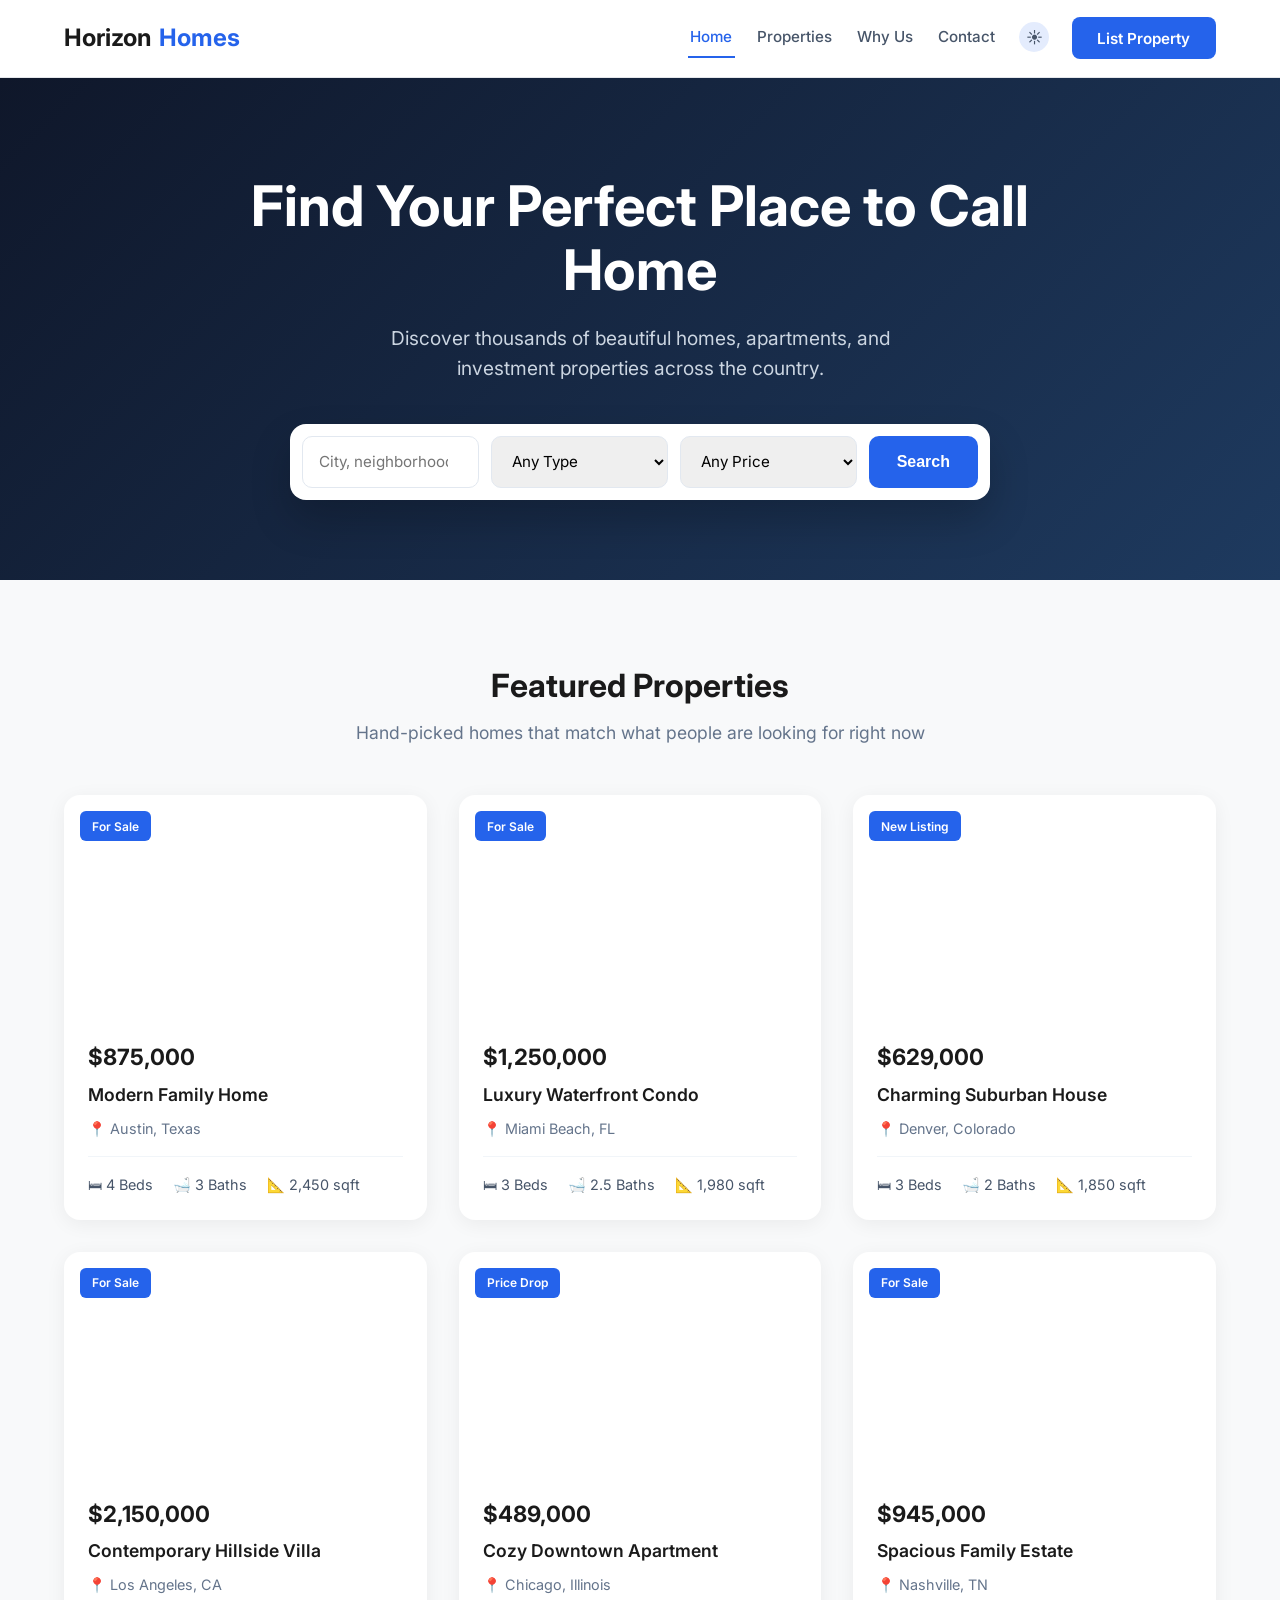
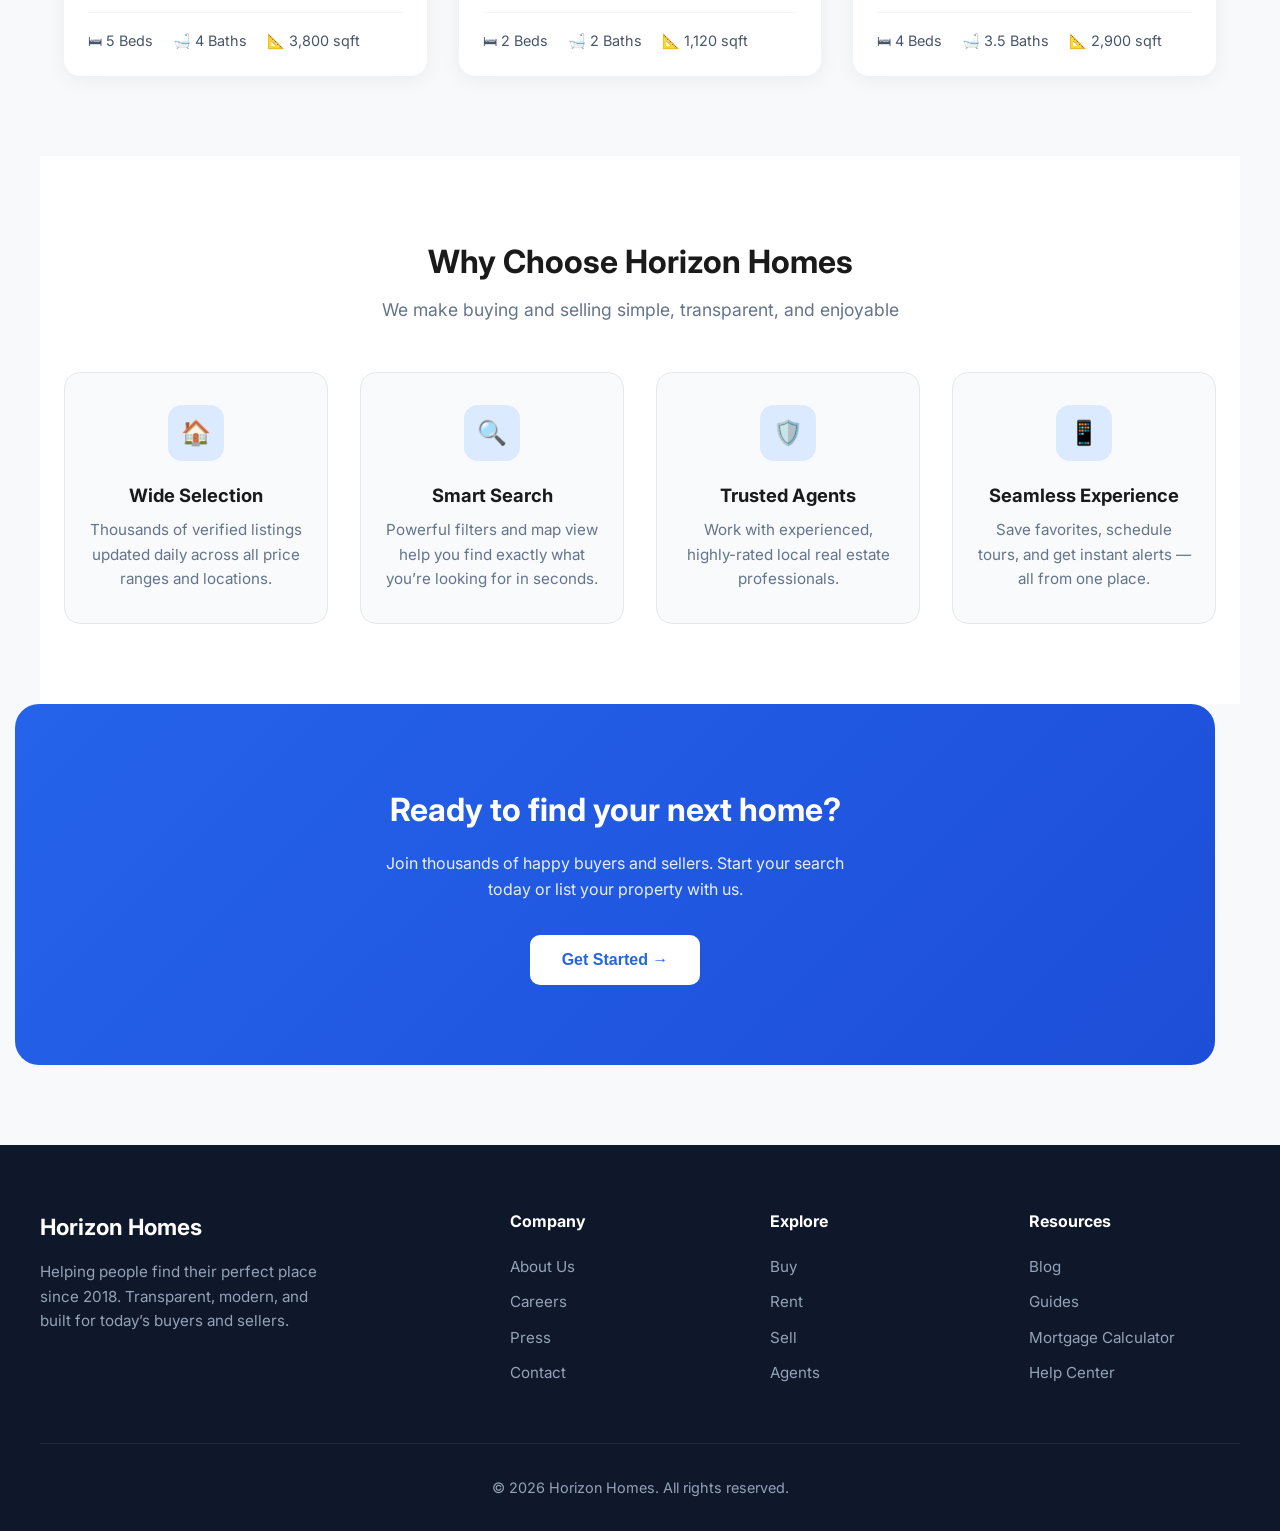
<file: index.html>
<!DOCTYPE html>
<html lang="en">
<head>
  <meta charset="UTF-8">
  <meta name="viewport" content="width=device-width, initial-scale=1.0">
  <title>Horizon Homes | Find Your Dream Property</title>
  <link href="https://fonts.googleapis.com/css2?family=Inter:wght@300;400;500;600;700&display=swap" rel="stylesheet">
  <link rel="stylesheet" href="index.css">
</head>
<body>

  <!-- NAVBAR -->
  <nav class="navbar">
    <div class="nav-container">
      <div class="nav-left">
        <div class="menu-panel-wrap">
          <button class="menu-toggle" aria-label="Open menu" aria-expanded="false">
            <span class="hamburger" aria-hidden="true">
              <span></span>
              <span></span>
              <span></span>
            </span>
          </button>
          <div class="floating-menu" id="floatingMenu" aria-hidden="true">
            <div class="menu-header">
              <strong>Quick tools</strong>
              <button type="button" class="menu-close" aria-label="Close menu">×</button>
            </div>
            <button type="button" class="menu-option theme-toggle" data-theme-toggle aria-label="Toggle dark mode">
              <span class="theme-icon" aria-hidden="true">☀️</span>
            </button>
            <a href="properties.html" class="menu-option">View listings</a>
          </div>
        </div>
        <a href="index.html" class="logo">Horizon<span>Homes</span></a>
      </div>
      <ul class="nav-links">
        <li><a href="index.html" class="active">Home</a></li>
        <li><a href="properties.html">Properties</a></li>
        <li><a href="why-us.html">Why Us</a></li>
        <li><a href="contact.html">Contact</a></li>
        <li class="desktop-theme-item">
          <button type="button" class="nav-theme-toggle" data-theme-toggle aria-label="Toggle dark mode">
            <span class="theme-icon" aria-hidden="true">☀️</span>
          </button>
        </li>
        <li><a href="contact.html#contact-form" class="nav-cta">List Property</a></li>
      </ul>
    </div>
  </nav>

  <!-- HERO -->
  <section class="hero">
    <div class="hero-content">
      <h1>Find Your Perfect Place to Call Home</h1>
      <p>Discover thousands of beautiful homes, apartments, and investment properties across the country.</p>
      
      <form class="search-box" action="properties.html" method="get">
        <input type="search" name="location" placeholder="City, neighborhood, or ZIP" aria-label="City, neighborhood, or ZIP">
        <select name="type" aria-label="Property type">
          <option>Any Type</option>
          <option>House</option>
          <option>Apartment</option>
          <option>Condo</option>
          <option>Townhouse</option>
        </select>
        <select name="price" aria-label="Price range">
          <option>Any Price</option>
          <option>Under $300k</option>
          <option>$300k – $600k</option>
          <option>$600k – $1M</option>
          <option>$1M+</option>
        </select>
        <button class="search-btn" type="submit">Search</button>
      </form>
    </div>
  </section>

  <!-- FEATURED PROPERTIES -->
  <section class="section" id="properties">
    <div class="section-header">
      <h2>Featured Properties</h2>
      <p>Hand-picked homes that match what people are looking for right now</p>
    </div>

    <div class="properties-grid">
      <!-- Card 1 -->
      <div class="property-card">
        <div class="property-img" style="background-image: url('https://images.unsplash.com/photo-1600585154340-be6161a56a0c?w=800')">
          <span class="badge">For Sale</span>
        </div>
        <div class="property-content">
          <div class="property-price">$875,000</div>
          <div class="property-title">Modern Family Home</div>
          <div class="property-location">📍 Austin, Texas</div>
          <div class="property-meta">
            <span>🛏 4 Beds</span>
            <span>🛁 3 Baths</span>
            <span>📐 2,450 sqft</span>
          </div>
        </div>
      </div>

      <!-- Card 2 -->
      <div class="property-card">
        <div class="property-img" style="background-image: url('https://images.unsplash.com/photo-1600607687939-ce8a6c25118c?w=800')">
          <span class="badge">For Sale</span>
        </div>
        <div class="property-content">
          <div class="property-price">$1,250,000</div>
          <div class="property-title">Luxury Waterfront Condo</div>
          <div class="property-location">📍 Miami Beach, FL</div>
          <div class="property-meta">
            <span>🛏 3 Beds</span>
            <span>🛁 2.5 Baths</span>
            <span>📐 1,980 sqft</span>
          </div>
        </div>
      </div>

      <!-- Card 3 -->
      <div class="property-card">
        <div class="property-img" style="background-image: url('https://images.unsplash.com/photo-1600566753190-17f0baa2a6c3?w=800')">
          <span class="badge">New Listing</span>
        </div>
        <div class="property-content">
          <div class="property-price">$629,000</div>
          <div class="property-title">Charming Suburban House</div>
          <div class="property-location">📍 Denver, Colorado</div>
          <div class="property-meta">
            <span>🛏 3 Beds</span>
            <span>🛁 2 Baths</span>
            <span>📐 1,850 sqft</span>
          </div>
        </div>
      </div>

      <!-- Card 4 -->
      <div class="property-card">
        <div class="property-img" style="background-image: url('https://images.unsplash.com/photo-1600047509807-ba8f99d2cd00?w=800')">
          <span class="badge">For Sale</span>
        </div>
        <div class="property-content">
          <div class="property-price">$2,150,000</div>
          <div class="property-title">Contemporary Hillside Villa</div>
          <div class="property-location">📍 Los Angeles, CA</div>
          <div class="property-meta">
            <span>🛏 5 Beds</span>
            <span>🛁 4 Baths</span>
            <span>📐 3,800 sqft</span>
          </div>
        </div>
      </div>

      <!-- Card 5 -->
      <div class="property-card">
        <div class="property-img" style="background-image: url('https://images.unsplash.com/photo-1600585154526-990dced4db0d?w=800')">
          <span class="badge">Price Drop</span>
        </div>
        <div class="property-content">
          <div class="property-price">$489,000</div>
          <div class="property-title">Cozy Downtown Apartment</div>
          <div class="property-location">📍 Chicago, Illinois</div>
          <div class="property-meta">
            <span>🛏 2 Beds</span>
            <span>🛁 2 Baths</span>
            <span>📐 1,120 sqft</span>
          </div>
        </div>
      </div>

      <!-- Card 6 -->
      <div class="property-card">
        <div class="property-img" style="background-image: url('https://images.unsplash.com/photo-1605276374104-dee2a0ed3cd6?w=800')">
          <span class="badge">For Sale</span>
        </div>
        <div class="property-content">
          <div class="property-price">$945,000</div>
          <div class="property-title">Spacious Family Estate</div>
          <div class="property-location">📍 Nashville, TN</div>
          <div class="property-meta">
            <span>🛏 4 Beds</span>
            <span>🛁 3.5 Baths</span>
            <span>📐 2,900 sqft</span>
          </div>
        </div>
      </div>
    </div>
  </section>

  <!-- FEATURES -->
  <section class="section features" id="features">
    <div class="section-header">
      <h2>Why Choose Horizon Homes</h2>
      <p>We make buying and selling simple, transparent, and enjoyable</p>
    </div>

    <div class="features-grid">
      <div class="feature-card">
        <div class="feature-icon">🏠</div>
        <h3>Wide Selection</h3>
        <p>Thousands of verified listings updated daily across all price ranges and locations.</p>
      </div>
      <div class="feature-card">
        <div class="feature-icon">🔍</div>
        <h3>Smart Search</h3>
        <p>Powerful filters and map view help you find exactly what you’re looking for in seconds.</p>
      </div>
      <div class="feature-card">
        <div class="feature-icon">🛡️</div>
        <h3>Trusted Agents</h3>
        <p>Work with experienced, highly-rated local real estate professionals.</p>
      </div>
      <div class="feature-card">
        <div class="feature-icon">📱</div>
        <h3>Seamless Experience</h3>
        <p>Save favorites, schedule tours, and get instant alerts — all from one place.</p>
      </div>
    </div>
  </section>

  <!-- CTA -->
  <section class="cta" id="contact">
    <h2>Ready to find your next home?</h2>
    <p>Join thousands of happy buyers and sellers. Start your search today or list your property with us.</p>
    <button class="cta-btn">Get Started →</button>
  </section>

  <!-- FOOTER -->
  <footer>
    <div class="footer-content">
      <div class="footer-brand">
        <h3>Horizon Homes</h3>
        <p>Helping people find their perfect place since 2018. Transparent, modern, and built for today’s buyers and sellers.</p>
      </div>
      <div class="footer-col">
        <h4>Company</h4>
        <ul>
          <li><a href="#">About Us</a></li>
          <li><a href="#">Careers</a></li>
          <li><a href="#">Press</a></li>
          <li><a href="#">Contact</a></li>
        </ul>
      </div>
      <div class="footer-col">
        <h4>Explore</h4>
        <ul>
          <li><a href="#">Buy</a></li>
          <li><a href="#">Rent</a></li>
          <li><a href="#">Sell</a></li>
          <li><a href="#">Agents</a></li>
        </ul>
      </div>
      <div class="footer-col">
        <h4>Resources</h4>
        <ul>
          <li><a href="#">Blog</a></li>
          <li><a href="#">Guides</a></li>
          <li><a href="#">Mortgage Calculator</a></li>
          <li><a href="#">Help Center</a></li>
        </ul>
      </div>
    </div>
    <div class="footer-bottom">
      © 2026 Horizon Homes. All rights reserved.
    </div>
  </footer>

  <script>
    const body = document.body;
    const menuToggle = document.querySelector('.menu-toggle');
    const floatingMenu = document.getElementById('floatingMenu');
    const closeMenuBtn = document.querySelector('.menu-close');
    const themeToggleButtons = document.querySelectorAll('[data-theme-toggle]');

    const syncThemeButton = () => {
      const isDark = body.classList.contains('dark-theme');
      themeToggleButtons.forEach((button) => {
        const icon = button.querySelector('.theme-icon');
        if (icon) {
          icon.textContent = isDark ? '🌙' : '☀️';
        }
      });
    };

    const savedTheme = localStorage.getItem('horizon-theme');
    if (savedTheme === 'dark') {
      body.classList.add('dark-theme');
    }
    syncThemeButton();

    menuToggle.addEventListener('click', () => {
      const isOpen = floatingMenu.classList.toggle('open');
      menuToggle.setAttribute('aria-expanded', String(isOpen));
      floatingMenu.setAttribute('aria-hidden', String(!isOpen));
    });

    closeMenuBtn.addEventListener('click', () => {
      floatingMenu.classList.remove('open');
      menuToggle.setAttribute('aria-expanded', 'false');
      floatingMenu.setAttribute('aria-hidden', 'true');
    });

    themeToggleButtons.forEach((button) => {
      button.addEventListener('click', () => {
        body.classList.toggle('dark-theme');
        const isDark = body.classList.contains('dark-theme');
        localStorage.setItem('horizon-theme', isDark ? 'dark' : 'light');
        syncThemeButton();
      });
    });
  </script>

</body>
</html>
</file>
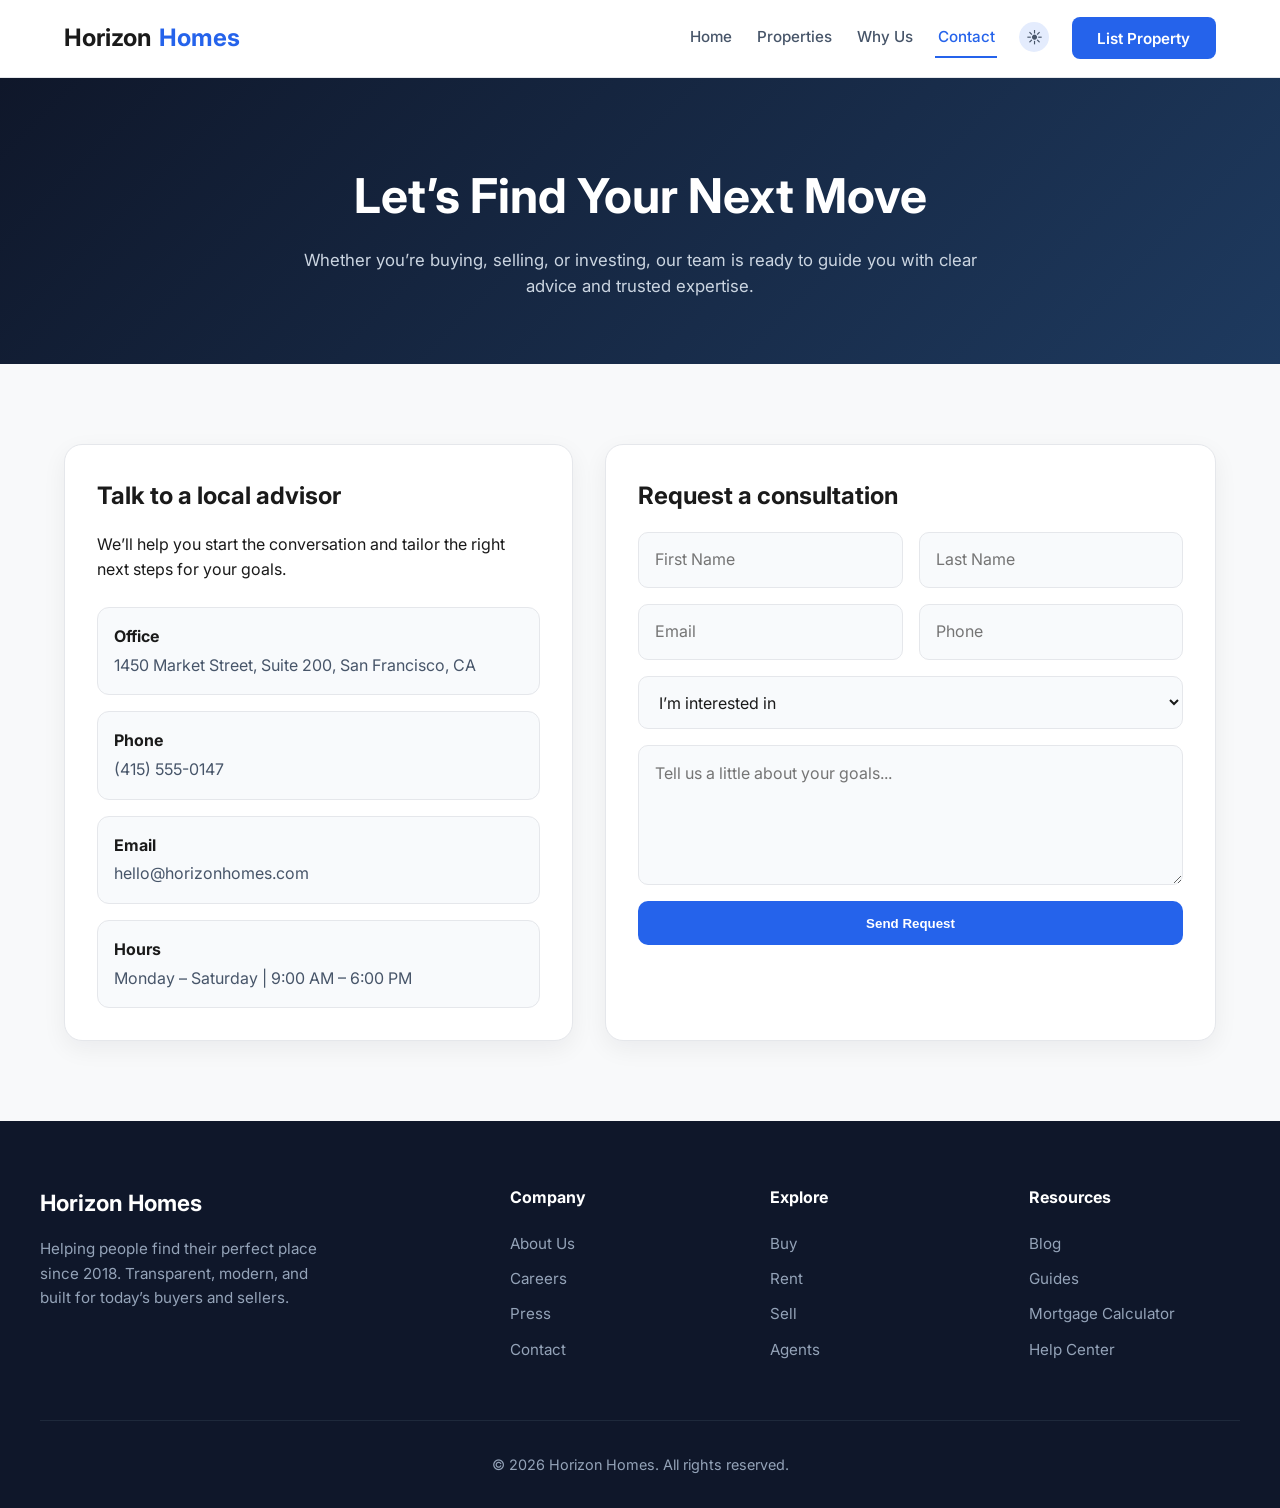
<file: contact.html>
<!DOCTYPE html>
<html lang="en">
<head>
  <meta charset="UTF-8" />
  <meta name="viewport" content="width=device-width, initial-scale=1.0" />
  <title>Contact | Horizon Homes</title>
  <link href="https://fonts.googleapis.com/css2?family=Inter:wght@300;400;500;600;700&display=swap" rel="stylesheet">
  <link rel="stylesheet" href="index.css" />
</head>
<body>
  <nav class="navbar">
    <div class="nav-container">
      <div class="nav-left">
        <div class="menu-panel-wrap">
          <button class="menu-toggle" aria-label="Open menu" aria-expanded="false">
            <span class="hamburger" aria-hidden="true">
              <span></span>
              <span></span>
              <span></span>
            </span>
          </button>
          <div class="floating-menu" id="floatingMenu" aria-hidden="true">
            <div class="menu-header">
              <strong>Quick tools</strong>
              <button type="button" class="menu-close" aria-label="Close menu">×</button>
            </div>
            <button type="button" class="menu-option theme-toggle" data-theme-toggle aria-label="Toggle dark mode">
              <span class="theme-icon" aria-hidden="true">☀️</span>
            </button>
            <a href="properties.html" class="menu-option">Explore homes</a>
            <a href="why-us.html" class="menu-option">Why choose us</a>
            <a href="index.html" class="menu-option">Back to home</a>
          </div>
        </div>
        <a href="index.html" class="logo">Horizon<span>Homes</span></a>
      </div>
      <ul class="nav-links">
        <li><a href="index.html">Home</a></li>
        <li><a href="properties.html">Properties</a></li>
        <li><a href="why-us.html">Why Us</a></li>
        <li><a href="contact.html" class="active">Contact</a></li>
        <li class="desktop-theme-item">
          <button type="button" class="nav-theme-toggle" data-theme-toggle aria-label="Toggle dark mode">
            <span class="theme-icon" aria-hidden="true">☀️</span>
          </button>
        </li>
        <li><a href="contact.html#contact-form" class="nav-cta">List Property</a></li>
      </ul>
    </div>
  </nav>

  <section class="page-hero">
    <div class="page-hero-inner">
      <h1>Let’s Find Your Next Move</h1>
      <p>Whether you’re buying, selling, or investing, our team is ready to guide you with clear advice and trusted expertise.</p>
    </div>
  </section>

  <section class="contact-layout" id="contact-form">
    <div class="info-panel">
      <h3>Talk to a local advisor</h3>
      <p>We’ll help you start the conversation and tailor the right next steps for your goals.</p>
      <ul class="info-list">
        <li>
          <strong>Office</strong>
          1450 Market Street, Suite 200, San Francisco, CA
        </li>
        <li>
          <strong>Phone</strong>
          (415) 555-0147
        </li>
        <li>
          <strong>Email</strong>
          hello@horizonhomes.com
        </li>
        <li>
          <strong>Hours</strong>
          Monday – Saturday | 9:00 AM – 6:00 PM
        </li>
      </ul>
    </div>

    <div class="form-panel">
      <h3>Request a consultation</h3>
      <form class="contact-form">
        <div class="form-row">
          <input type="text" placeholder="First Name" />
          <input type="text" placeholder="Last Name" />
        </div>
        <div class="form-row">
          <input type="email" placeholder="Email" />
          <input type="tel" placeholder="Phone" />
        </div>
        <select>
          <option>I’m interested in</option>
          <option>Buying a home</option>
          <option>Selling a home</option>
          <option>Investing</option>
          <option>General inquiry</option>
        </select>
        <textarea placeholder="Tell us a little about your goals..."></textarea>
        <button class="primary-btn" type="submit">Send Request</button>
      </form>
    </div>
  </section>

  <footer>
    <div class="footer-content">
      <div class="footer-brand">
        <h3>Horizon Homes</h3>
        <p>Helping people find their perfect place since 2018. Transparent, modern, and built for today’s buyers and sellers.</p>
      </div>
      <div class="footer-col">
        <h4>Company</h4>
        <ul>
          <li><a href="#">About Us</a></li>
          <li><a href="#">Careers</a></li>
          <li><a href="#">Press</a></li>
          <li><a href="#">Contact</a></li>
        </ul>
      </div>
      <div class="footer-col">
        <h4>Explore</h4>
        <ul>
          <li><a href="#">Buy</a></li>
          <li><a href="#">Rent</a></li>
          <li><a href="#">Sell</a></li>
          <li><a href="#">Agents</a></li>
        </ul>
      </div>
      <div class="footer-col">
        <h4>Resources</h4>
        <ul>
          <li><a href="#">Blog</a></li>
          <li><a href="#">Guides</a></li>
          <li><a href="#">Mortgage Calculator</a></li>
          <li><a href="#">Help Center</a></li>
        </ul>
      </div>
    </div>
    <div class="footer-bottom">© 2026 Horizon Homes. All rights reserved.</div>
  </footer>

  <script>
    const body = document.body;
    const menuToggle = document.querySelector('.menu-toggle');
    const floatingMenu = document.getElementById('floatingMenu');
    const closeMenuBtn = document.querySelector('.menu-close');
    const themeToggleButtons = document.querySelectorAll('[data-theme-toggle]');

    const syncThemeButton = () => {
      const isDark = body.classList.contains('dark-theme');
      themeToggleButtons.forEach((button) => {
        const icon = button.querySelector('.theme-icon');
        if (icon) {
          icon.textContent = isDark ? '🌙' : '☀️';
        }
      });
    };

    const savedTheme = localStorage.getItem('horizon-theme');
    if (savedTheme === 'dark') {
      body.classList.add('dark-theme');
    }
    syncThemeButton();

    menuToggle.addEventListener('click', () => {
      const isOpen = floatingMenu.classList.toggle('open');
      menuToggle.setAttribute('aria-expanded', String(isOpen));
      floatingMenu.setAttribute('aria-hidden', String(!isOpen));
    });

    closeMenuBtn.addEventListener('click', () => {
      floatingMenu.classList.remove('open');
      menuToggle.setAttribute('aria-expanded', 'false');
      floatingMenu.setAttribute('aria-hidden', 'true');
    });

    themeToggleButtons.forEach((button) => {
      button.addEventListener('click', () => {
        body.classList.toggle('dark-theme');
        const isDark = body.classList.contains('dark-theme');
        localStorage.setItem('horizon-theme', isDark ? 'dark' : 'light');
        syncThemeButton();
      });
    });
  </script>
</body>
</html>
</file>
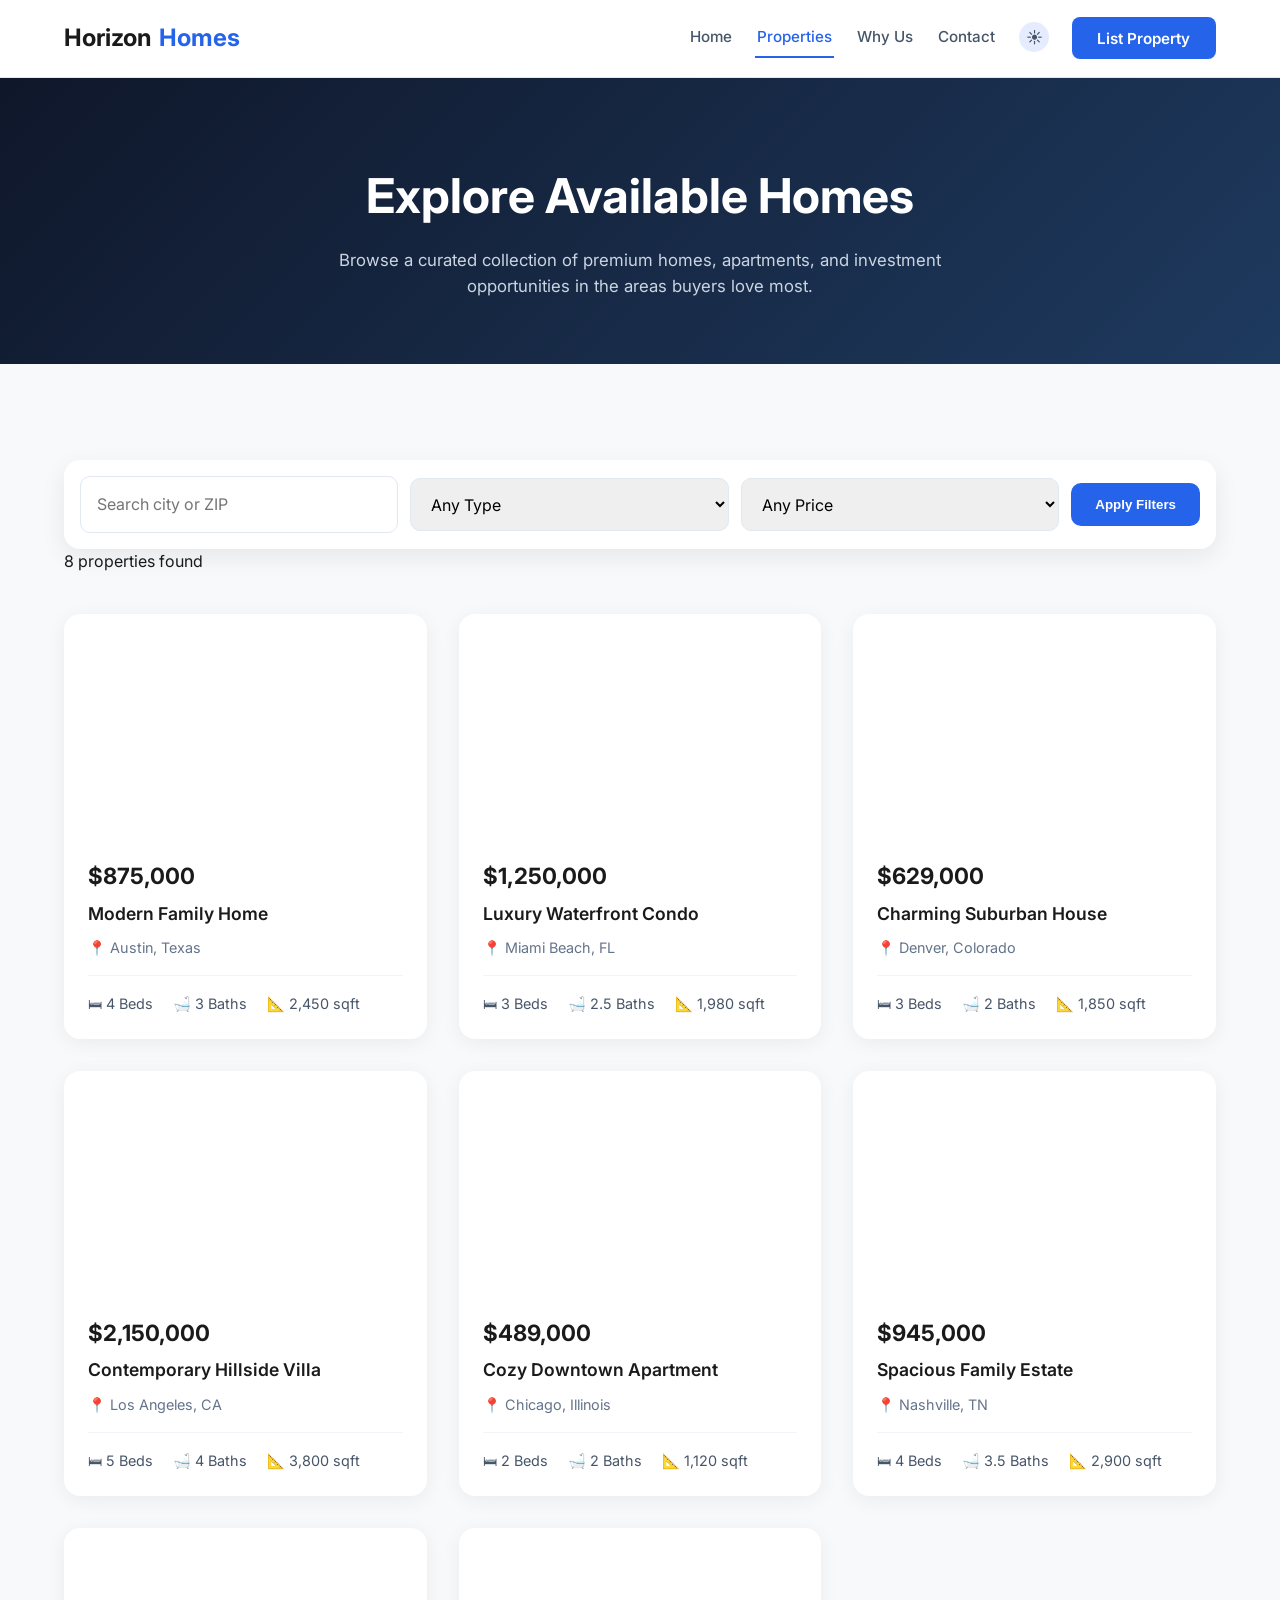
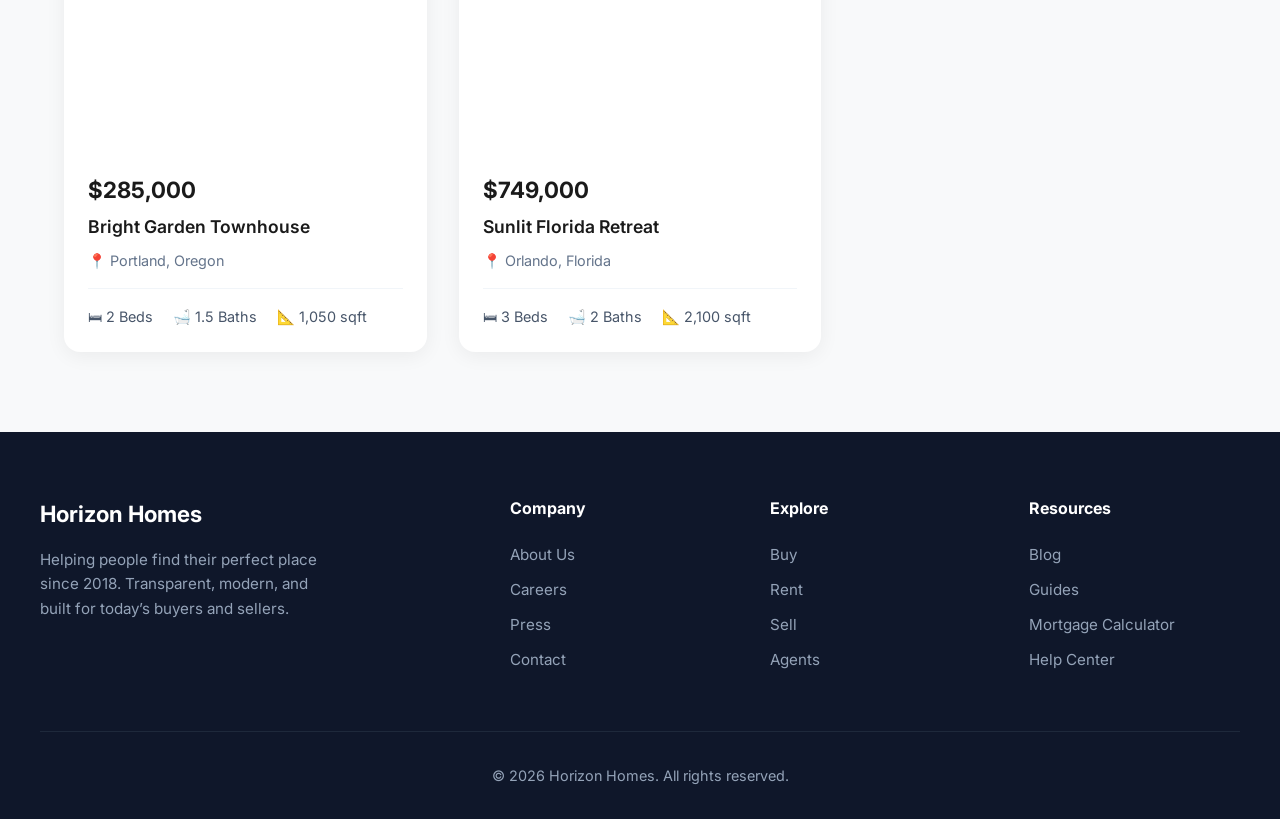
<file: properties.html>
<!DOCTYPE html>
<html lang="en">
<head>
  <meta charset="UTF-8" />
  <meta name="viewport" content="width=device-width, initial-scale=1.0" />
  <title>Properties | Horizon Homes</title>
  <link href="https://fonts.googleapis.com/css2?family=Inter:wght@300;400;500;600;700&display=swap" rel="stylesheet">
  <link rel="stylesheet" href="index.css" />
</head>
<body>
  <nav class="navbar">
    <div class="nav-container">
      <div class="nav-left">
        <div class="menu-panel-wrap">
          <button class="menu-toggle" aria-label="Open menu" aria-expanded="false">
            <span class="hamburger" aria-hidden="true">
              <span></span>
              <span></span>
              <span></span>
            </span>
          </button>
          <div class="floating-menu" id="floatingMenu" aria-hidden="true">
            <div class="menu-header">
              <strong>Quick tools</strong>
              <button type="button" class="menu-close" aria-label="Close menu">×</button>
            </div>
            <button type="button" class="menu-option theme-toggle" data-theme-toggle aria-label="Toggle dark mode">
              <span class="theme-icon" aria-hidden="true">☀️</span>
            </button>
            <a href="index.html" class="menu-option">Home</a>
            <a href="why-us.html" class="menu-option">Why choose us</a>
            <a href="contact.html" class="menu-option">Book a consultation</a>
          </div>
        </div>
        <a href="index.html" class="logo">Horizon<span>Homes</span></a>
      </div>
      <ul class="nav-links">
        <li><a href="index.html">Home</a></li>
        <li><a href="properties.html" class="active">Properties</a></li>
        <li><a href="why-us.html">Why Us</a></li>
        <li><a href="contact.html">Contact</a></li>
        <li class="desktop-theme-item">
          <button type="button" class="nav-theme-toggle" data-theme-toggle aria-label="Toggle dark mode">
            <span class="theme-icon" aria-hidden="true">☀️</span>
          </button>
        </li>
        <li><a href="contact.html#contact-form" class="nav-cta">List Property</a></li>
      </ul>
    </div>
  </nav>

  <section class="page-hero">
    <div class="page-hero-inner">
      <h1>Explore Available Homes</h1>
      <p>Browse a curated collection of premium homes, apartments, and investment opportunities in the areas buyers love most.</p>
    </div>
  </section>

  <div class="page-grid">
    <form class="listing-toolbar" id="listingSearch" method="get">
      <input type="search" name="location" placeholder="Search city or ZIP" aria-label="Search city or ZIP" />
      <select name="type" aria-label="Property type">
        <option>Any Type</option>
        <option>House</option>
        <option>Apartment</option>
        <option>Condo</option>
        <option>Townhouse</option>
      </select>
      <select name="price" aria-label="Price range">
        <option>Any Price</option>
        <option>Under $300k</option>
        <option>$300k – $600k</option>
        <option>$600k – $1M</option>
        <option>$1M+</option>
      </select>
      <button type="submit">Apply Filters</button>
    </form>

    <p class="search-results-message" id="searchResultsMessage" aria-live="polite"></p>
    <div class="properties-grid" id="propertyResults" style="margin-top: 2.5rem;">
      <div class="property-card" data-type="House" data-price="875000">
        <div class="property-img" style="background-image: url('https://images.unsplash.com/photo-1600585154340-be6161a56a0c?w=800')"></div>
        <div class="property-content">
          <div class="property-price">$875,000</div>
          <div class="property-title">Modern Family Home</div>
          <div class="property-location">📍 Austin, Texas</div>
          <div class="property-meta">
            <span>🛏 4 Beds</span>
            <span>🛁 3 Baths</span>
            <span>📐 2,450 sqft</span>
          </div>
        </div>
      </div>

      <div class="property-card" data-type="Condo" data-price="1250000">
        <div class="property-img" style="background-image: url('https://images.unsplash.com/photo-1600607687939-ce8a6c25118c?w=800')"></div>
        <div class="property-content">
          <div class="property-price">$1,250,000</div>
          <div class="property-title">Luxury Waterfront Condo</div>
          <div class="property-location">📍 Miami Beach, FL</div>
          <div class="property-meta">
            <span>🛏 3 Beds</span>
            <span>🛁 2.5 Baths</span>
            <span>📐 1,980 sqft</span>
          </div>
        </div>
      </div>

      <div class="property-card" data-type="House" data-price="629000">
        <div class="property-img" style="background-image: url('https://images.unsplash.com/photo-1600566753190-17f0baa2a6c3?w=800')"></div>
        <div class="property-content">
          <div class="property-price">$629,000</div>
          <div class="property-title">Charming Suburban House</div>
          <div class="property-location">📍 Denver, Colorado</div>
          <div class="property-meta">
            <span>🛏 3 Beds</span>
            <span>🛁 2 Baths</span>
            <span>📐 1,850 sqft</span>
          </div>
        </div>
      </div>

      <div class="property-card" data-type="Villa" data-price="2150000">
        <div class="property-img" style="background-image: url('https://images.unsplash.com/photo-1600047509807-ba8f99d2cd00?w=800')"></div>
        <div class="property-content">
          <div class="property-price">$2,150,000</div>
          <div class="property-title">Contemporary Hillside Villa</div>
          <div class="property-location">📍 Los Angeles, CA</div>
          <div class="property-meta">
            <span>🛏 5 Beds</span>
            <span>🛁 4 Baths</span>
            <span>📐 3,800 sqft</span>
          </div>
        </div>
      </div>

      <div class="property-card" data-type="Apartment" data-price="489000">
        <div class="property-img" style="background-image: url('https://images.unsplash.com/photo-1600585154526-990dced4db0d?w=800')"></div>
        <div class="property-content">
          <div class="property-price">$489,000</div>
          <div class="property-title">Cozy Downtown Apartment</div>
          <div class="property-location">📍 Chicago, Illinois</div>
          <div class="property-meta">
            <span>🛏 2 Beds</span>
            <span>🛁 2 Baths</span>
            <span>📐 1,120 sqft</span>
          </div>
        </div>
      </div>

      <div class="property-card" data-type="House" data-price="945000">
        <div class="property-img" style="background-image: url('https://images.unsplash.com/photo-1605276374104-dee2a0ed3cd6?w=800')"></div>
        <div class="property-content">
          <div class="property-price">$945,000</div>
          <div class="property-title">Spacious Family Estate</div>
          <div class="property-location">📍 Nashville, TN</div>
          <div class="property-meta">
            <span>🛏 4 Beds</span>
            <span>🛁 3.5 Baths</span>
            <span>📐 2,900 sqft</span>
          </div>
        </div>
      </div>

      <div class="property-card" data-type="Townhouse" data-price="285000">
        <div class="property-img" style="background-image: url('https://images.unsplash.com/photo-1512917774080-9991f1c4c750?w=800')"></div>
        <div class="property-content">
          <div class="property-price">$285,000</div>
          <div class="property-title">Bright Garden Townhouse</div>
          <div class="property-location">📍 Portland, Oregon</div>
          <div class="property-meta">
            <span>🛏 2 Beds</span>
            <span>🛁 1.5 Baths</span>
            <span>📐 1,050 sqft</span>
          </div>
        </div>
      </div>

      <div class="property-card" data-type="House" data-price="749000">
        <div class="property-img" style="background-image: url('https://images.unsplash.com/photo-1564013799919-ab600027ffc6?w=800')"></div>
        <div class="property-content">
          <div class="property-price">$749,000</div>
          <div class="property-title">Sunlit Florida Retreat</div>
          <div class="property-location">📍 Orlando, Florida</div>
          <div class="property-meta">
            <span>🛏 3 Beds</span>
            <span>🛁 2 Baths</span>
            <span>📐 2,100 sqft</span>
          </div>
        </div>
      </div>
    </div>
  </div>

  <footer>
    <div class="footer-content">
      <div class="footer-brand">
        <h3>Horizon Homes</h3>
        <p>Helping people find their perfect place since 2018. Transparent, modern, and built for today’s buyers and sellers.</p>
      </div>
      <div class="footer-col">
        <h4>Company</h4>
        <ul>
          <li><a href="#">About Us</a></li>
          <li><a href="#">Careers</a></li>
          <li><a href="#">Press</a></li>
          <li><a href="#">Contact</a></li>
        </ul>
      </div>
      <div class="footer-col">
        <h4>Explore</h4>
        <ul>
          <li><a href="#">Buy</a></li>
          <li><a href="#">Rent</a></li>
          <li><a href="#">Sell</a></li>
          <li><a href="#">Agents</a></li>
        </ul>
      </div>
      <div class="footer-col">
        <h4>Resources</h4>
        <ul>
          <li><a href="#">Blog</a></li>
          <li><a href="#">Guides</a></li>
          <li><a href="#">Mortgage Calculator</a></li>
          <li><a href="#">Help Center</a></li>
        </ul>
      </div>
    </div>
    <div class="footer-bottom">© 2026 Horizon Homes. All rights reserved.</div>
  </footer>

  <script>
    const body = document.body;
    const menuToggle = document.querySelector('.menu-toggle');
    const floatingMenu = document.getElementById('floatingMenu');
    const closeMenuBtn = document.querySelector('.menu-close');
    const themeToggleButtons = document.querySelectorAll('[data-theme-toggle]');

    const syncThemeButton = () => {
      const isDark = body.classList.contains('dark-theme');
      themeToggleButtons.forEach((button) => {
        const icon = button.querySelector('.theme-icon');
        if (icon) {
          icon.textContent = isDark ? '🌙' : '☀️';
        }
      });
    };

    const savedTheme = localStorage.getItem('horizon-theme');
    if (savedTheme === 'dark') {
      body.classList.add('dark-theme');
    }
    syncThemeButton();

    menuToggle.addEventListener('click', () => {
      const isOpen = floatingMenu.classList.toggle('open');
      menuToggle.setAttribute('aria-expanded', String(isOpen));
      floatingMenu.setAttribute('aria-hidden', String(!isOpen));
    });

    closeMenuBtn.addEventListener('click', () => {
      floatingMenu.classList.remove('open');
      menuToggle.setAttribute('aria-expanded', 'false');
      floatingMenu.setAttribute('aria-hidden', 'true');
    });

    themeToggleButtons.forEach((button) => {
      button.addEventListener('click', () => {
        body.classList.toggle('dark-theme');
        const isDark = body.classList.contains('dark-theme');
        localStorage.setItem('horizon-theme', isDark ? 'dark' : 'light');
        syncThemeButton();
      });
    });

    const listingSearch = document.getElementById('listingSearch');
    const propertyResults = document.getElementById('propertyResults');
    const searchResultsMessage = document.getElementById('searchResultsMessage');
    const searchParams = new URLSearchParams(window.location.search);
    const locationInput = listingSearch.elements.location;
    const typeInput = listingSearch.elements.type;
    const priceInput = listingSearch.elements.price;

    locationInput.value = searchParams.get('location') || '';
    typeInput.value = searchParams.get('type') || 'Any Type';
    priceInput.value = searchParams.get('price') || 'Any Price';

    const priceMatches = (price, range) => {
      if (range === 'Under $300k') return price < 300000;
      if (range === 'Under $500k') return price < 500000;
      if (range === '$300k – $600k' || range === '$500k - $1M') return price >= 300000 && price <= 1000000;
      if (range === '$600k – $1M') return price >= 600000 && price <= 1000000;
      if (range === '$1M+') return price > 1000000;
      return true;
    };

    const filterProperties = () => {
      const location = locationInput.value.trim().toLowerCase();
      const type = typeInput.value;
      const price = priceInput.value;
      let visibleCount = 0;

      propertyResults.querySelectorAll('.property-card').forEach((card) => {
        const matchesLocation = !location || card.textContent.toLowerCase().includes(location);
        const matchesType = type === 'Any Type' || card.dataset.type === type;
        const matchesPrice = priceMatches(Number(card.dataset.price), price);
        const isVisible = matchesLocation && matchesType && matchesPrice;
        card.hidden = !isVisible;
        if (isVisible) visibleCount += 1;
      });

      searchResultsMessage.textContent = `${visibleCount} ${visibleCount === 1 ? 'property' : 'properties'} found`;
    };

    listingSearch.addEventListener('submit', (event) => {
      event.preventDefault();
      const params = new URLSearchParams(new FormData(listingSearch));
      window.history.replaceState({}, '', `${window.location.pathname}?${params}`);
      filterProperties();
    });

    filterProperties();
  </script>
</body>
</html>
</file>
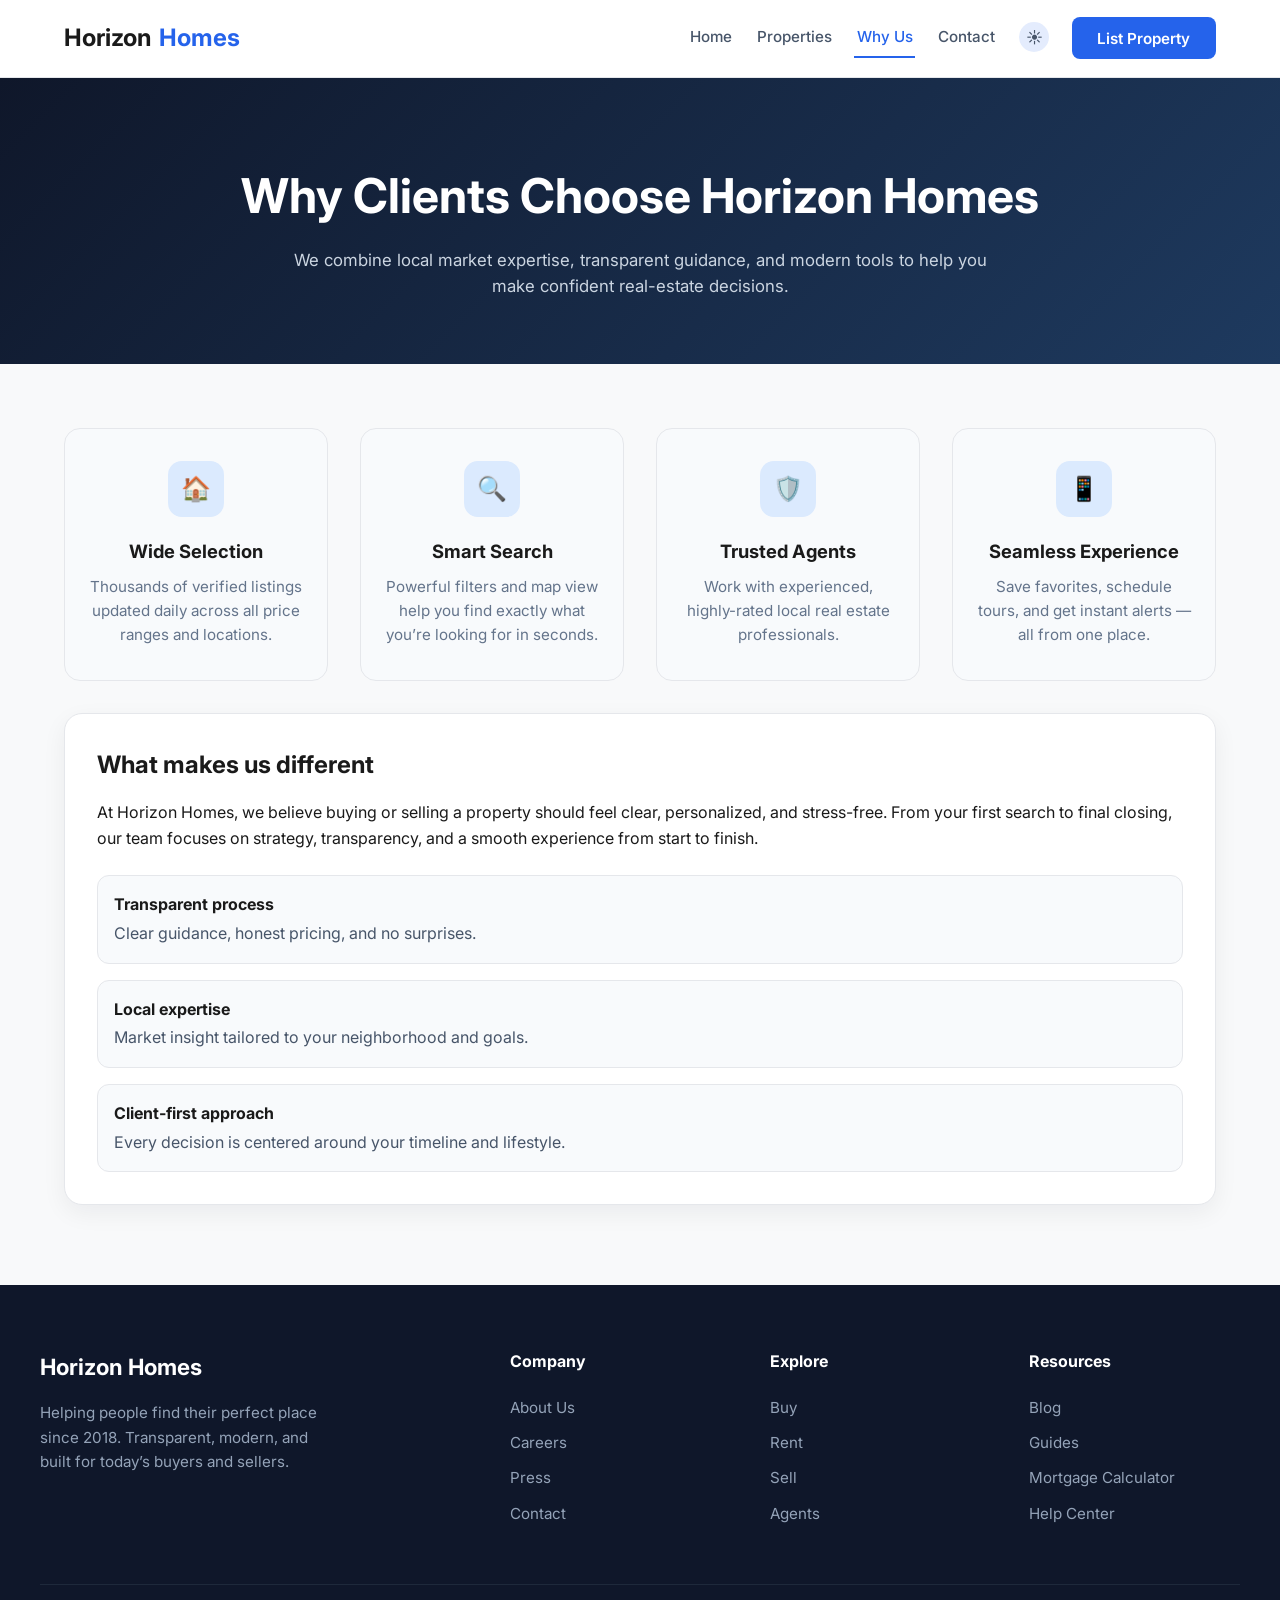
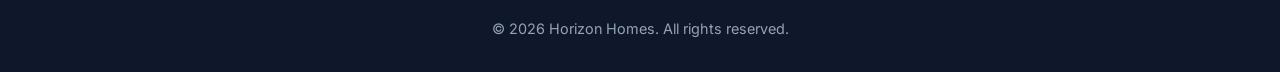
<file: why-us.html>
<!DOCTYPE html>
<html lang="en">
<head>
  <meta charset="UTF-8" />
  <meta name="viewport" content="width=device-width, initial-scale=1.0" />
  <title>Why Us | Horizon Homes</title>
  <link href="https://fonts.googleapis.com/css2?family=Inter:wght@300;400;500;600;700&display=swap" rel="stylesheet">
  <link rel="stylesheet" href="index.css" />
</head>
<body>
  <nav class="navbar">
    <div class="nav-container">
      <div class="nav-left">
        <div class="menu-panel-wrap">
          <button class="menu-toggle" aria-label="Open menu" aria-expanded="false">
            <span class="hamburger" aria-hidden="true">
              <span></span>
              <span></span>
              <span></span>
            </span>
          </button>
          <div class="floating-menu" id="floatingMenu" aria-hidden="true">
            <div class="menu-header">
              <strong>Quick tools</strong>
              <button type="button" class="menu-close" aria-label="Close menu">×</button>
            </div>
            <button type="button" class="menu-option theme-toggle" data-theme-toggle aria-label="Toggle dark mode">
              <span class="theme-icon" aria-hidden="true">☀️</span>
            </button>
            <a href="properties.html" class="menu-option">Explore homes</a>
            <a href="contact.html" class="menu-option">Contact us</a>
            <a href="index.html" class="menu-option">Back to home</a>
          </div>
        </div>
        <a href="index.html" class="logo">Horizon<span>Homes</span></a>
      </div>
      <ul class="nav-links">
        <li><a href="index.html">Home</a></li>
        <li><a href="properties.html">Properties</a></li>
        <li><a href="why-us.html" class="active">Why Us</a></li>
        <li><a href="contact.html">Contact</a></li>
        <li class="desktop-theme-item">
          <button type="button" class="nav-theme-toggle" data-theme-toggle aria-label="Toggle dark mode">
            <span class="theme-icon" aria-hidden="true">☀️</span>
          </button>
        </li>
        <li><a href="contact.html#contact-form" class="nav-cta">List Property</a></li>
      </ul>
    </div>
  </nav>

  <section class="page-hero">
    <div class="page-hero-inner">
      <h1>Why Clients Choose Horizon Homes</h1>
      <p>We combine local market expertise, transparent guidance, and modern tools to help you make confident real-estate decisions.</p>
    </div>
  </section>

  <section class="page-grid">
    <div class="features-grid">
      <div class="feature-card">
        <div class="feature-icon">🏠</div>
        <h3>Wide Selection</h3>
        <p>Thousands of verified listings updated daily across all price ranges and locations.</p>
      </div>
      <div class="feature-card">
        <div class="feature-icon">🔍</div>
        <h3>Smart Search</h3>
        <p>Powerful filters and map view help you find exactly what you’re looking for in seconds.</p>
      </div>
      <div class="feature-card">
        <div class="feature-icon">🛡️</div>
        <h3>Trusted Agents</h3>
        <p>Work with experienced, highly-rated local real estate professionals.</p>
      </div>
      <div class="feature-card">
        <div class="feature-icon">📱</div>
        <h3>Seamless Experience</h3>
        <p>Save favorites, schedule tours, and get instant alerts — all from one place.</p>
      </div>
    </div>

    <div class="info-panel" style="margin-top: 2rem;">
      <h3>What makes us different</h3>
      <p>At Horizon Homes, we believe buying or selling a property should feel clear, personalized, and stress-free. From your first search to final closing, our team focuses on strategy, transparency, and a smooth experience from start to finish.</p>
      <ul class="info-list">
        <li><strong>Transparent process</strong>Clear guidance, honest pricing, and no surprises.</li>
        <li><strong>Local expertise</strong>Market insight tailored to your neighborhood and goals.</li>
        <li><strong>Client-first approach</strong>Every decision is centered around your timeline and lifestyle.</li>
      </ul>
    </div>
  </section>

  <footer>
    <div class="footer-content">
      <div class="footer-brand">
        <h3>Horizon Homes</h3>
        <p>Helping people find their perfect place since 2018. Transparent, modern, and built for today’s buyers and sellers.</p>
      </div>
      <div class="footer-col">
        <h4>Company</h4>
        <ul>
          <li><a href="#">About Us</a></li>
          <li><a href="#">Careers</a></li>
          <li><a href="#">Press</a></li>
          <li><a href="#">Contact</a></li>
        </ul>
      </div>
      <div class="footer-col">
        <h4>Explore</h4>
        <ul>
          <li><a href="#">Buy</a></li>
          <li><a href="#">Rent</a></li>
          <li><a href="#">Sell</a></li>
          <li><a href="#">Agents</a></li>
        </ul>
      </div>
      <div class="footer-col">
        <h4>Resources</h4>
        <ul>
          <li><a href="#">Blog</a></li>
          <li><a href="#">Guides</a></li>
          <li><a href="#">Mortgage Calculator</a></li>
          <li><a href="#">Help Center</a></li>
        </ul>
      </div>
    </div>
    <div class="footer-bottom">© 2026 Horizon Homes. All rights reserved.</div>
  </footer>

  <script>
    const body = document.body;
    const menuToggle = document.querySelector('.menu-toggle');
    const floatingMenu = document.getElementById('floatingMenu');
    const closeMenuBtn = document.querySelector('.menu-close');
    const themeToggleButtons = document.querySelectorAll('[data-theme-toggle]');

    const syncThemeButton = () => {
      const isDark = body.classList.contains('dark-theme');
      themeToggleButtons.forEach((button) => {
        const icon = button.querySelector('.theme-icon');
        if (icon) {
          icon.textContent = isDark ? '🌙' : '☀️';
        }
      });
    };

    const savedTheme = localStorage.getItem('horizon-theme');
    if (savedTheme === 'dark') {
      body.classList.add('dark-theme');
    }
    syncThemeButton();

    menuToggle.addEventListener('click', () => {
      const isOpen = floatingMenu.classList.toggle('open');
      menuToggle.setAttribute('aria-expanded', String(isOpen));
      floatingMenu.setAttribute('aria-hidden', String(!isOpen));
    });

    closeMenuBtn.addEventListener('click', () => {
      floatingMenu.classList.remove('open');
      menuToggle.setAttribute('aria-expanded', 'false');
      floatingMenu.setAttribute('aria-hidden', 'true');
    });

    themeToggleButtons.forEach((button) => {
      button.addEventListener('click', () => {
        body.classList.toggle('dark-theme');
        const isDark = body.classList.contains('dark-theme');
        localStorage.setItem('horizon-theme', isDark ? 'dark' : 'light');
        syncThemeButton();
      });
    });
  </script>
</body>
</html>
</file>
<file: index.css>
* {
      margin: 0;
      padding: 0;
      box-sizing: border-box;
    }

    :root {
      --bg: #f8f9fa;
      --bg-soft: #ffffff;
      --panel: #ffffff;
      --panel-alt: #f8fafc;
      --text: #1a1a1a;
      --text-soft: #475569;
      --muted: #64748b;
      --border: #e5e7eb;
      --primary: #2563eb;
      --primary-dark: #1d4ed8;
      --shadow: rgba(15, 23, 42, 0.08);
    }

    body {
      font-family: 'Inter', system-ui, sans-serif;
      color: var(--text);
      line-height: 1.6;
      background: var(--bg);
      transition: background 0.25s ease, color 0.25s ease;
    }

    body.dark-theme {
      --bg: #020817;
      --bg-soft: #0f172a;
      --panel: #0f172a;
      --panel-alt: #111827;
      --text: #e2e8f0;
      --text-soft: #cbd5e1;
      --muted: #94a3b8;
      --border: #1e293b;
      --primary: #60a5fa;
      --primary-dark: #3b82f6;
      --shadow: rgba(2, 6, 23, 0.55);
    }

    /* ========== NAVBAR ========== */
    .navbar {
      position: sticky;
      top: 0;
      z-index: 100;
      background: rgba(255, 255, 255, 0.95);
      backdrop-filter: blur(12px);
      border-bottom: 1px solid var(--border);
      padding: 1rem 0;
    }

    body.dark-theme .navbar {
      background: rgba(15, 23, 42, 0.92);
    }

    .nav-container {
      max-width: 1200px;
      margin: 0 auto;
      padding: 0 1.5rem;
      display: flex;
      align-items: center;
      justify-content: space-between;
      gap: 1rem;
    }

    .nav-left {
      display: flex;
      align-items: center;
      gap: 0.85rem;
    }

    .logo {
      font-size: 1.5rem;
      font-weight: 700;
      color: var(--text);
      text-decoration: none;
      display: flex;
      align-items: center;
      gap: 0.5rem;
    }

    .logo span {
      color: var(--primary);
    }

    .nav-links {
      display: flex;
      align-items: center;
      gap: 1.25rem;
      list-style: none;
    }

    .nav-links a {
      text-decoration: none;
      color: var(--text-soft);
      font-weight: 500;
      font-size: 0.95rem;
      transition: color 0.2s ease, border-color 0.2s ease;
      border-bottom: 2px solid transparent;
      padding: 0.4rem 0.15rem;
      display: inline-flex;
      align-items: center;
    }

    .nav-links a:hover {
      color: var(--primary);
    }

    .desktop-theme-item {
      display: flex;
      align-items: center;
    }

    .nav-theme-toggle {
      display: inline-flex;
      align-items: center;
      gap: 0.45rem;
      border: 0;
      border-bottom: 2px solid transparent;
      background: transparent;
      color: var(--text-soft);
      font: inherit;
      font-size: 0.95rem;
      font-weight: 500;
      padding: 0.4rem 0.15rem;
      cursor: pointer;
      transition: color 0.2s ease, border-color 0.2s ease;
    }

    .nav-theme-toggle:hover {
      color: var(--primary);
    }

    .nav-links a.active {
      color: var(--primary);
      border-color: var(--primary);
    }

    .nav-links .nav-cta {
      background: var(--primary);
      color: white !important;
      padding: 0.7rem 1.6rem;
      border-radius: 8px;
      border-bottom: 0 !important;
      font-weight: 600;
      font-size: 0.95rem;
      display: inline-flex;
      align-items: center;
      justify-content: center;
      min-height: 42px;
      line-height: 1;
      padding-inline: 1.6rem;
    }

    .nav-links .nav-cta:hover {
      background: var(--primary-dark) !important;
    }

    .menu-panel-wrap {
      position: relative;
      z-index: 120;
    }

    .menu-toggle {
      border: none;
      background: rgba(37, 99, 235, 0.08);
      color: var(--text);
      width: 42px;
      height: 42px;
      border-radius: 10px;
      display: inline-flex;
      align-items: center;
      justify-content: center;
      cursor: pointer;
      border: 1px solid var(--border);
      box-shadow: 0 8px 18px rgba(15, 23, 42, 0.04);
    }

    .hamburger {
      display: flex;
      flex-direction: column;
      gap: 4px;
      width: 18px;
      height: 14px;
      justify-content: center;
    }

    .hamburger span {
      display: block;
      width: 100%;
      height: 2px;
      background: currentColor;
      border-radius: 999px;
    }

    .floating-menu {
      position: absolute;
      left: 0;
      top: calc(100% + 0.75rem);
      width: min(260px, calc(100vw - 2rem));
      background: var(--panel);
      border: 1px solid var(--border);
      border-radius: 16px;
      box-shadow: 0 18px 35px var(--shadow);
      padding: 0.9rem;
      display: none;
    }

    .floating-menu.open {
      display: block;
    }

    .menu-header {
      display: flex;
      justify-content: space-between;
      align-items: center;
      margin-bottom: 0.75rem;
      color: var(--text);
      font-size: 0.9rem;
    }

    .menu-close {
      border: none;
      background: transparent;
      color: var(--muted);
      font-size: 1.3rem;
      cursor: pointer;
    }

    .menu-option {
      display: flex;
      align-items: center;
      gap: 0.7rem;
      width: 100%;
      text-decoration: none;
      border: 1px solid var(--border);
      background: var(--panel-alt);
      color: var(--text);
      padding: 0.8rem 0.9rem;
      border-radius: 10px;
      margin-bottom: 0.55rem;
      text-align: left;
      font: inherit;
      cursor: pointer;
    }

    .menu-option:last-child {
      margin-bottom: 0;
    }

    .theme-toggle {
      justify-content: space-between;
      padding-right: 0.75rem;
    }

    .theme-icon {
      display: inline-flex;
      align-items: center;
      justify-content: center;
      width: 30px;
      height: 30px;
      border-radius: 50%;
      background: rgba(37, 99, 235, 0.12);
      font-size: 1rem;
    }

    .menu-panel-wrap {
      display: none;
    }

    /* ========== HERO ========== */
    .hero {
      background: linear-gradient(135deg, #0f172a 0%, #1e3a5f 100%);
      color: white;
      padding: 6rem 1.5rem 5rem;
      text-align: center;
      position: relative;
      overflow: hidden;
    }

    .hero::before {
      content: '';
      position: absolute;
      inset: 0;
      background: url('https://images.unsplash.com/photo-1600585154340-be6161a56a0c?w=1600') center/cover;
      opacity: 0.25;
    }

    .hero-content {
      position: relative;
      max-width: 800px;
      margin: 0 auto;
    }

    .hero h1 {
      font-size: clamp(2.2rem, 5vw, 3.5rem);
      font-weight: 700;
      line-height: 1.15;
      margin-bottom: 1.25rem;
    }

    .hero p {
      font-size: 1.2rem;
      color: #cbd5e1;
      margin-bottom: 2.5rem;
      max-width: 560px;
      margin-left: auto;
      margin-right: auto;
    }

    /* Search Box */
    .search-box {
      background: white;
      border-radius: 16px;
      padding: 0.75rem;
      display: flex;
      flex-wrap: wrap;
      gap: 0.75rem;
      box-shadow: 0 20px 40px rgba(0,0,0,0.2);
      max-width: 700px;
      margin: 0 auto;
    }

    .search-box input,
    .search-box select {
      flex: 1;
      min-width: 140px;
      padding: 0.9rem 1rem;
      border: 1px solid #e2e8f0;
      border-radius: 10px;
      font-size: 0.95rem;
      font-family: inherit;
      outline: none;
    }

    .search-box input:focus,
    .search-box select:focus {
      border-color: #2563eb;
    }

    .search-btn {
      background: #2563eb;
      color: white;
      border: none;
      padding: 0.9rem 1.75rem;
      border-radius: 10px;
      font-weight: 600;
      font-size: 1rem;
      cursor: pointer;
      transition: background 0.2s;
    }

    .search-btn:hover {
      background: #1d4ed8;
    }

    /* ========== SECTION STYLES ========== */
    .section {
      max-width: 1200px;
      margin: 0 auto;
      padding: 5rem 1.5rem;
    }

    .section-header {
      text-align: center;
      margin-bottom: 3rem;
    }

    .section-header h2 {
      font-size: 2rem;
      font-weight: 700;
      color: var(--text);
      margin-bottom: 0.5rem;
    }

    .section-header p {
      color: var(--muted);
      font-size: 1.1rem;
    }

    /* ========== PROPERTY CARDS ========== */
    .properties-grid {
      display: grid;
      grid-template-columns: repeat(auto-fill, minmax(320px, 1fr));
      gap: 2rem;
    }

    .property-card {
      background: var(--panel);
      border-radius: 16px;
      overflow: hidden;
      box-shadow: 0 4px 20px rgba(0,0,0,0.06);
      transition: transform 0.25s, box-shadow 0.25s;
    }

    .property-card:hover {
      transform: translateY(-6px);
      box-shadow: 0 12px 30px rgba(0,0,0,0.1);
    }

    .property-img {
      height: 220px;
      background-size: cover;
      background-position: center;
      position: relative;
    }

    .badge {
      position: absolute;
      top: 1rem;
      left: 1rem;
      background: #2563eb;
      color: white;
      font-size: 0.75rem;
      font-weight: 600;
      padding: 0.35rem 0.75rem;
      border-radius: 6px;
    }

    .property-content {
      padding: 1.5rem;
    }

    .property-price {
      font-size: 1.4rem;
      font-weight: 700;
      color: var(--text);
      margin-bottom: 0.35rem;
    }

    .property-title {
      font-size: 1.1rem;
      font-weight: 600;
      margin-bottom: 0.5rem;
      color: var(--text);
    }

    .property-location {
      color: var(--muted);
      font-size: 0.9rem;
      margin-bottom: 1rem;
      display: flex;
      align-items: center;
      gap: 0.35rem;
    }

    .property-meta {
      display: flex;
      gap: 1.25rem;
      color: #475569;
      font-size: 0.9rem;
      border-top: 1px solid #f1f5f9;
      padding-top: 1rem;
    }

    .property-meta span {
      display: flex;
      align-items: center;
      gap: 0.3rem;
    }

    /* ========== FEATURES ========== */
    .features {
      background: var(--bg-soft);
    }

    .features-grid {
      display: grid;
      grid-template-columns: repeat(auto-fit, minmax(250px, 1fr));
      gap: 2rem;
    }

    .feature-card {
      text-align: center;
      padding: 2rem 1.5rem;
      border-radius: 16px;
      background: var(--panel-alt);
      transition: background 0.2s;
      border: 1px solid var(--border);
    }

    .feature-card:hover {
      background: rgba(148, 163, 184, 0.08);
    }

    .feature-icon {
      width: 56px;
      height: 56px;
      background: #dbeafe;
      color: #2563eb;
      border-radius: 14px;
      display: flex;
      align-items: center;
      justify-content: center;
      font-size: 1.5rem;
      margin: 0 auto 1.25rem;
    }

    .feature-card h3 {
      font-size: 1.15rem;
      margin-bottom: 0.5rem;
      color: var(--text);
    }

    .feature-card p {
      color: var(--muted);
      font-size: 0.95rem;
    }

    /* ========== CTA ========== */
    .cta {
      background: linear-gradient(135deg, #2563eb, #1d4ed8);
      color: white;
      text-align: center;
      padding: 5rem 1.5rem;
      border-radius: 24px;
      margin: 0 1.5rem 5rem;
      max-width: 1200px;
      margin-inline: 15px;
    }

    .cta h2 {
      font-size: 2rem;
      margin-bottom: 1rem;
    }

    .cta p {
      opacity: 0.9;
      margin-bottom: 2rem;
      max-width: 500px;
      margin-left: auto;
      margin-right: auto;
    }

    .cta-btn {
      background: white;
      color: #2563eb;
      border: none;
      padding: 1rem 2rem;
      border-radius: 10px;
      font-weight: 600;
      font-size: 1rem;
      cursor: pointer;
      transition: transform 0.2s;
    }

    .cta-btn:hover {
      transform: scale(1.03);
    }

    /* ========== FOOTER ========== */
    footer {
      background: #0f172a;
      color: #94a3b8;
      padding: 4rem 1.5rem 2rem;
    }

    .footer-content {
      max-width: 1200px;
      margin: 0 auto;
      display: grid;
      grid-template-columns: 2fr 1fr 1fr 1fr;
      gap: 3rem;
      margin-bottom: 3rem;
    }

    .footer-brand h3 {
      color: white;
      font-size: 1.4rem;
      margin-bottom: 1rem;
    }

    .footer-brand p {
      max-width: 280px;
      font-size: 0.95rem;
    }

    .footer-col h4 {
      color: white;
      font-size: 1rem;
      margin-bottom: 1.25rem;
    }

    .footer-col ul {
      list-style: none;
    }

    .footer-col li {
      margin-bottom: 0.6rem;
    }

    .footer-col a {
      color: #94a3b8;
      text-decoration: none;
      font-size: 0.95rem;
      transition: color 0.2s;
    }

    .footer-col a:hover {
      color: white;
    }

    .footer-bottom {
      max-width: 1200px;
      margin: 0 auto;
      padding-top: 2rem;
      border-top: 1px solid #1e293b;
      text-align: center;
      font-size: 0.9rem;
    }

    /* ========== EXTRA PAGE STYLES ========== */
    .page-hero {
      background: linear-gradient(135deg, #0f172a 0%, #1e3a5f 100%);
      color: white;
      padding: 5rem 1.5rem 4rem;
    }

    .page-hero-inner {
      max-width: 1200px;
      margin: 0 auto;
      text-align: center;
    }

    .page-hero h1 {
      font-size: clamp(2.2rem, 4vw, 3rem);
      margin-bottom: 0.75rem;
    }

    .page-hero p {
      color: #cbd5e1;
      font-size: 1.05rem;
      max-width: 700px;
      margin: 0 auto;
    }

    .listing-toolbar {
      max-width: 1200px;
      margin: 2rem auto 0;
      background: white;
      border-radius: 16px;
      padding: 1rem;
      box-shadow: 0 8px 24px rgba(15, 23, 42, 0.08);
      display: flex;
      flex-wrap: wrap;
      gap: 0.75rem;
      align-items: center;
    }

    .listing-toolbar input,
    .listing-toolbar select {
      flex: 1;
      min-width: 160px;
      padding: 0.9rem 1rem;
      border: 1px solid #e2e8f0;
      border-radius: 10px;
      font: inherit;
    }

    .listing-toolbar button,
    .primary-btn {
      background: #2563eb;
      color: white;
      border: none;
      border-radius: 10px;
      padding: 0.9rem 1.5rem;
      font-weight: 600;
      cursor: pointer;
    }

    .contact-layout {
      max-width: 1200px;
      margin: 0 auto;
      padding: 5rem 1.5rem;
      display: grid;
      grid-template-columns: 1fr 1.2fr;
      gap: 2rem;
    }

    .info-panel,
    .form-panel {
      background: var(--panel);
      border-radius: 18px;
      padding: 2rem;
      box-shadow: 0 8px 25px rgba(15, 23, 42, 0.06);
      border: 1px solid var(--border);
    }

    .info-panel h3,
    .form-panel h3 {
      font-size: 1.5rem;
      margin-bottom: 1rem;
      color: var(--text);
    }

    .info-list {
      list-style: none;
      display: grid;
      gap: 1rem;
      margin-top: 1.5rem;
    }

    .info-list li {
      background: var(--panel-alt);
      border-radius: 12px;
      padding: 1rem;
      color: var(--text-soft);
      border: 1px solid var(--border);
    }

    .info-list strong {
      color: var(--text);
      display: block;
      margin-bottom: 0.2rem;
    }

    .contact-form {
      display: grid;
      gap: 1rem;
    }

    .form-row {
      display: grid;
      grid-template-columns: 1fr 1fr;
      gap: 1rem;
    }

    .contact-form input,
    .contact-form textarea,
    .contact-form select {
      width: 100%;
      padding: 0.9rem 1rem;
      border: 1px solid var(--border);
      border-radius: 10px;
      font: inherit;
      resize: vertical;
      background: var(--panel-alt);
      color: var(--text);
    }

    .contact-form textarea {
      min-height: 140px;
    }

    .page-grid {
      max-width: 1200px;
      margin: 0 auto;
      padding: 4rem 1.5rem 5rem;
    }

    /* ========== RESPONSIVE ========== */
    @media (max-width: 768px) {
      .menu-panel-wrap {
        display: block;
      }

      .desktop-theme-item {
        display: none;
      }

      .nav-links {
        display: none;
      }

      .search-box,
      .listing-toolbar,
      .form-row,
      .contact-layout {
        flex-direction: column;
        grid-template-columns: 1fr;
      }

      .search-box {
        display: flex;
      }

      .footer-content {
        grid-template-columns: 1fr;
        gap: 2rem;
      }

      .hero,
      .page-hero {
        padding: 4rem 1.5rem 3.5rem;
      }
    }
</file>
